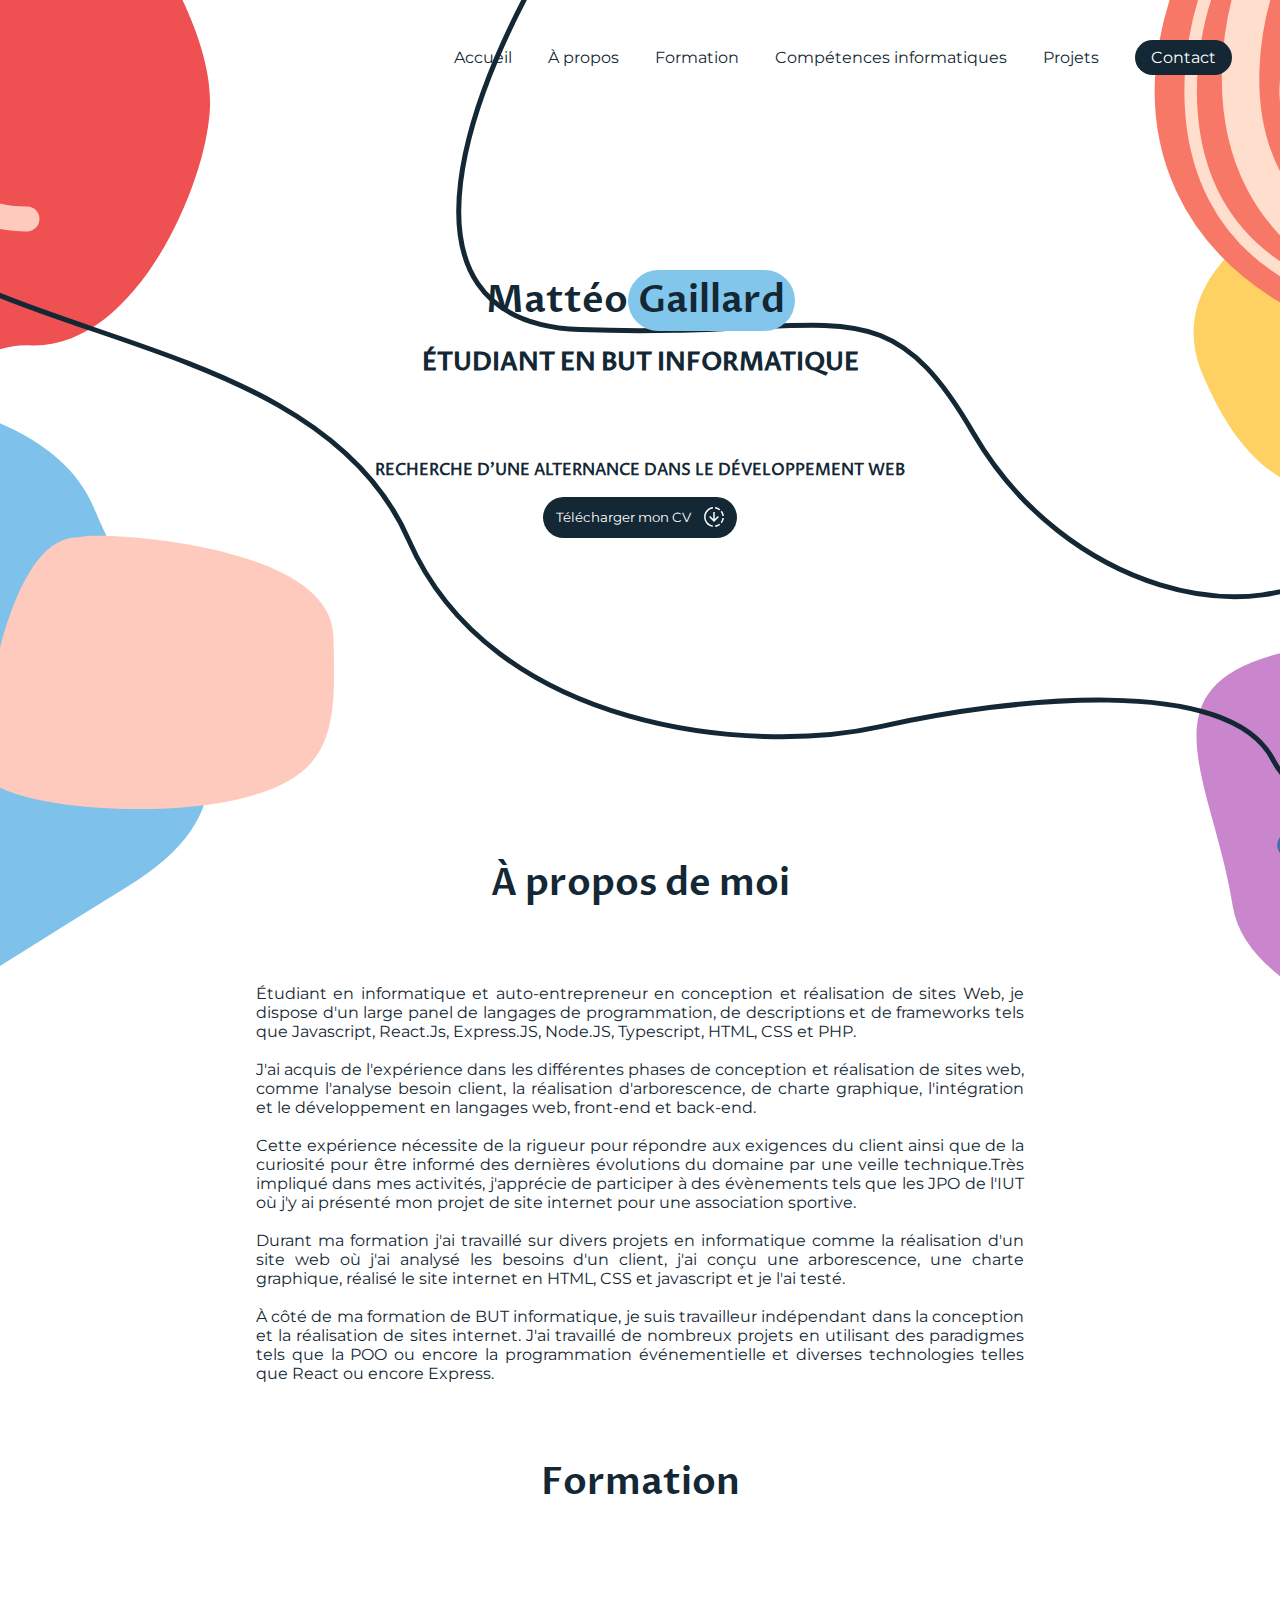
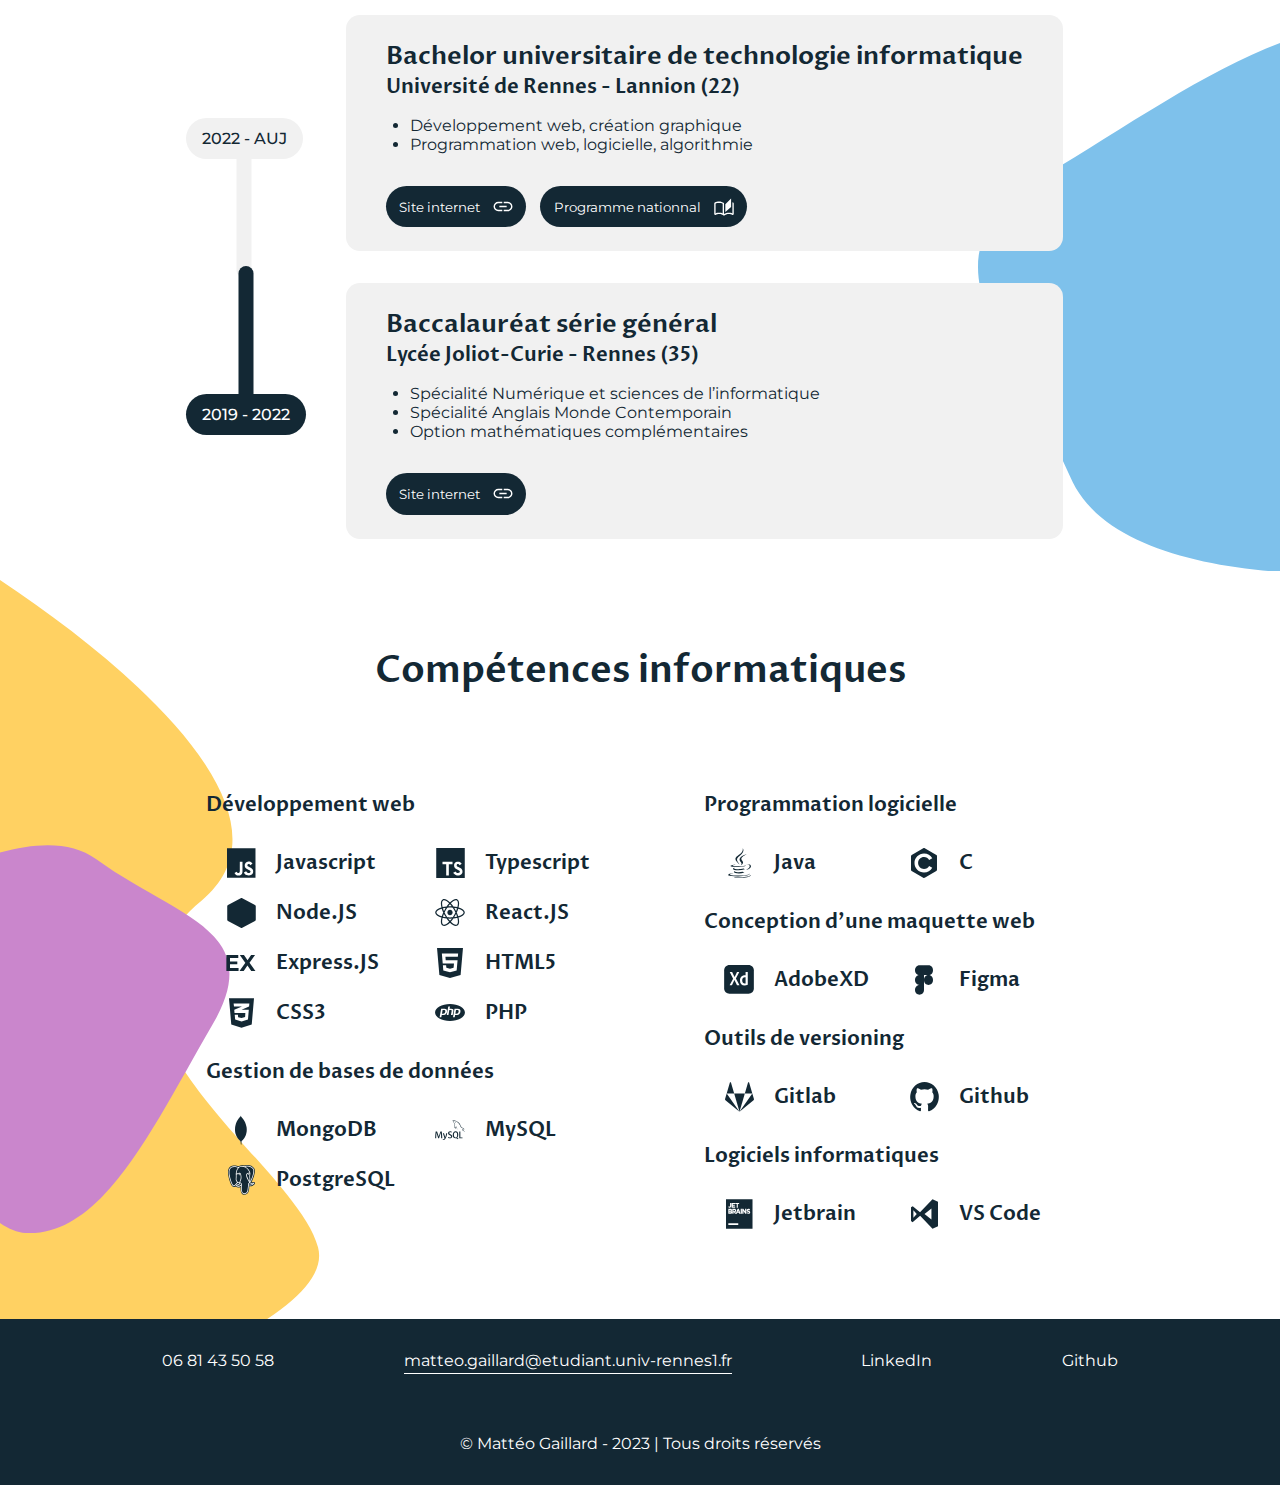
<file: index.html>
<!doctype html>
<html lang="fr">
<head>
    <meta charset="UTF-8">
    <meta name="viewport"
          content="width=device-width, user-scalable=no, initial-scale=1.0, maximum-scale=1.0, minimum-scale=1.0">
    <meta http-equiv="X-UA-Compatible" content="ie=edge">

    <link rel="stylesheet" href="assets/style/main.css" type="text/css">

    <title>Accueil - Mattéo Gaillard</title>
</head>
<body>

    <header>
        <button id="responsive-button">
            Navigation
        </button>
        <nav aria-label="header navbar">
            <button id="close-nav">&times;</button>
            <ul>
                <li>
                    <a href="#">Accueil</a>
                </li>
                <li>
                    <a href="#a-propos">À propos</a>
                </li>
                <li>
                    <a href="#formation">Formation</a>
                </li>
                <li>
                    <a href="#competences">Compétences informatiques</a>
                </li>
                <li>
                    <a href="projects.html">Projets</a>
                </li>
                <li>
                    <a href="#contact">Contact</a>
                </li>
            </ul>
        </nav>
    </header>

    <main id="home">
        <div class="header">
            <div class="shapes"></div>
            <div class="center">
                <h1>Mattéo<span class="highlight">Gaillard</span></h1>
                <h2>ÉTUDIANT EN BUT INFORMATIQUE</h2>

                <aside aria-label="download cv">
                    <h4>RECHERCHE D'UNE ALTERNANCE DANS LE DÉVELOPPEMENT WEB</h4>
                    <a href="assets/attachments/mon_cv.pdf" download="matteo_gaillard_cv">
                        <button tabindex="-1">
                            Télécharger mon CV
                            <span class="icon download"></span>
                        </button>
                    </a>
                </aside>
            </div>
        </div>

        <article id="a-propos">
            <h1>À propos de moi</h1>
            <p>
                Étudiant en informatique et auto-entrepreneur en conception et réalisation de sites Web, je dispose d'un large panel de langages de programmation, de descriptions et de frameworks tels que Javascript, React.Js, Express.JS, Node.JS, Typescript, HTML, CSS et PHP.
                <br/><br/>
                J'ai acquis de l'expérience dans les différentes phases de conception et réalisation de sites web, comme l'analyse besoin client, la réalisation d'arborescence, de charte graphique, l'intégration et le développement en langages web, front-end et back-end.
                <br/><br/>
                Cette expérience nécessite de la rigueur pour répondre aux exigences du client ainsi que de la curiosité pour être informé des dernières évolutions du domaine par une veille technique.Très impliqué dans mes activités, j'apprécie de participer à des évènements tels que les JPO de l'IUT où j'y ai présenté mon projet de site internet pour une association sportive.
                <br/><br/>
                Durant ma formation j'ai travaillé sur divers projets en informatique comme la réalisation d'un site web où j'ai analysé les besoins d'un client, j'ai conçu une arborescence, une charte graphique, réalisé le site internet en HTML, CSS et javascript et je l'ai testé.
                <br/><br/>
                À côté de ma formation de BUT informatique, je suis travailleur indépendant dans la conception et la réalisation de sites internet. J'ai travaillé de nombreux projets en utilisant des paradigmes tels que la POO ou encore la programmation événementielle et diverses technologies telles que React ou encore Express.
            </p>
        </article>

        <section id="formation">
            <div class="shapes"></div>
            <h1>Formation</h1>

            <section>
                <div class="periods">
                    <div class="date">
                        2022 - AUJ
                    </div>
                    <div class="date completed">
                        2019 - 2022
                    </div>
                </div>

                <section>
                    <article>
                        <h5>2022 - AUJ</h5>
                        <h2>Bachelor universitaire de technologie informatique</h2>
                        <h3>Université de Rennes - Lannion (22)</h3>

                        <ul>
                            <li>Développement web, création graphique</li>
                            <li>Programmation web, logicielle, algorithmie</li>
                        </ul>

                        <a href="https://iut-lannion.univ-rennes.fr/">
                            <button>
                                Site internet
                                <span class="icon link"></span>
                            </button>
                        </a>

                        <a href="assets/attachments/programme_nationnal.pdf" download="programme_national">
                            <button>
                                Programme nationnal
                                <span class="icon book"></span>
                            </button>
                        </a>
                    </article>

                    <article>
                        <h5>2019 - 2022</h5>
                        <h2>Baccalauréat série général</h2>
                        <h3>Lycée Joliot-Curie - Rennes (35)</h3>

                        <ul>
                            <li>Spécialité Numérique et sciences de l’informatique</li>
                            <li>Spécialité Anglais Monde Contemporain</li>
                            <li>Option mathématiques complémentaires</li>
                        </ul>

                        <a href="https://lycee-joliot-curie-rennes.fr/">
                            <button>
                                Site internet
                                <span class="icon link"></span>
                            </button>
                        </a>
                    </article>
                </section>
            </section>
        </section>

        <section id="competences">
            <div class="shapes"></div>
            <h1>Compétences informatiques</h1>

            <section>
                <section>
                    <section>
                        <h3>Développement web</h3>
                        <ul>
                            <li><span class="icon javascript"></span> Javascript</li>
                            <li><span class="icon typescript"></span> Typescript</li>
                            <li><span class="icon nodejs"></span> Node.JS</li>
                            <li><span class="icon reactjs"></span> React.JS</li>

                            <li><span class="icon expressjs"></span> Express.JS</li>
                            <li><span class="icon html"></span> HTML5</li>
                            <li><span class="icon css"></span> CSS3</li>
                            <li><span class="icon php"></span> PHP</li>
                        </ul>
                    </section>
                    <section>
                        <h3>Gestion de bases de données</h3>
                        <ul>
                            <li><span class="icon mongodb"></span> MongoDB</li>
                            <li><span class="icon mysql"></span> MySQL</li>
                            <li><span class="icon postegresql"></span> PostgreSQL</li>
                        </ul>
                    </section>
                </section>
                <section>
                    <section>
                        <h3>Programmation logicielle</h3>
                        <ul>
                            <li><span class="icon java"></span> Java</li>
                            <li><span class="icon c"></span> C</li>
                        </ul>
                    </section>
                    <section>
                        <h3>Conception d'une maquette web</h3>
                        <ul>
                            <li><span class="icon adobexd"></span> AdobeXD</li>
                            <li><span class="icon figma"></span> Figma</li>
                        </ul>
                    </section>
                    <section>
                        <h3>Outils de versioning</h3>
                        <ul>
                            <li><span class="icon gitlab"></span> Gitlab</li>
                            <li><span class="icon github"></span> Github</li>
                        </ul>
                    </section>
                    <section>
                        <h3>Logiciels informatiques</h3>
                        <ul>
                            <li><span class="icon jetbrain"></span> Jetbrain</li>
                            <li><span class="icon vscode"></span> VS Code</li>
                        </ul>
                    </section>
                </section>
            </section>
        </section>

        <aside aria-label="contact field" id="contact">
            <nav aria-label="networks and contact">
                <ul>
                    <li>
                        <a href="tel:0681435058">06 81 43 50 58</a>
                    </li>
                    <li>
                        <a href="mailto:matteo.gaillard@etudiant.univ-rennes1.fr">matteo.gaillard@etudiant.univ-rennes1.fr</a>
                    </li>
                    <li>
                        <a href="https://www.linkedin.com/in/matt%C3%A9o-gaillard">LinkedIn</a>
                    </li>
                    <li>
                        <a href="https://github.com/Matteo0810">Github</a>
                    </li>
                </ul>
            </nav>
        </aside>
    </main>

    <footer>
        &copy; Mattéo Gaillard - 2023 | Tous droits réservés
    </footer>

    <script defer src="assets/scripts/main.js"></script>

</body>
</html>
</file>
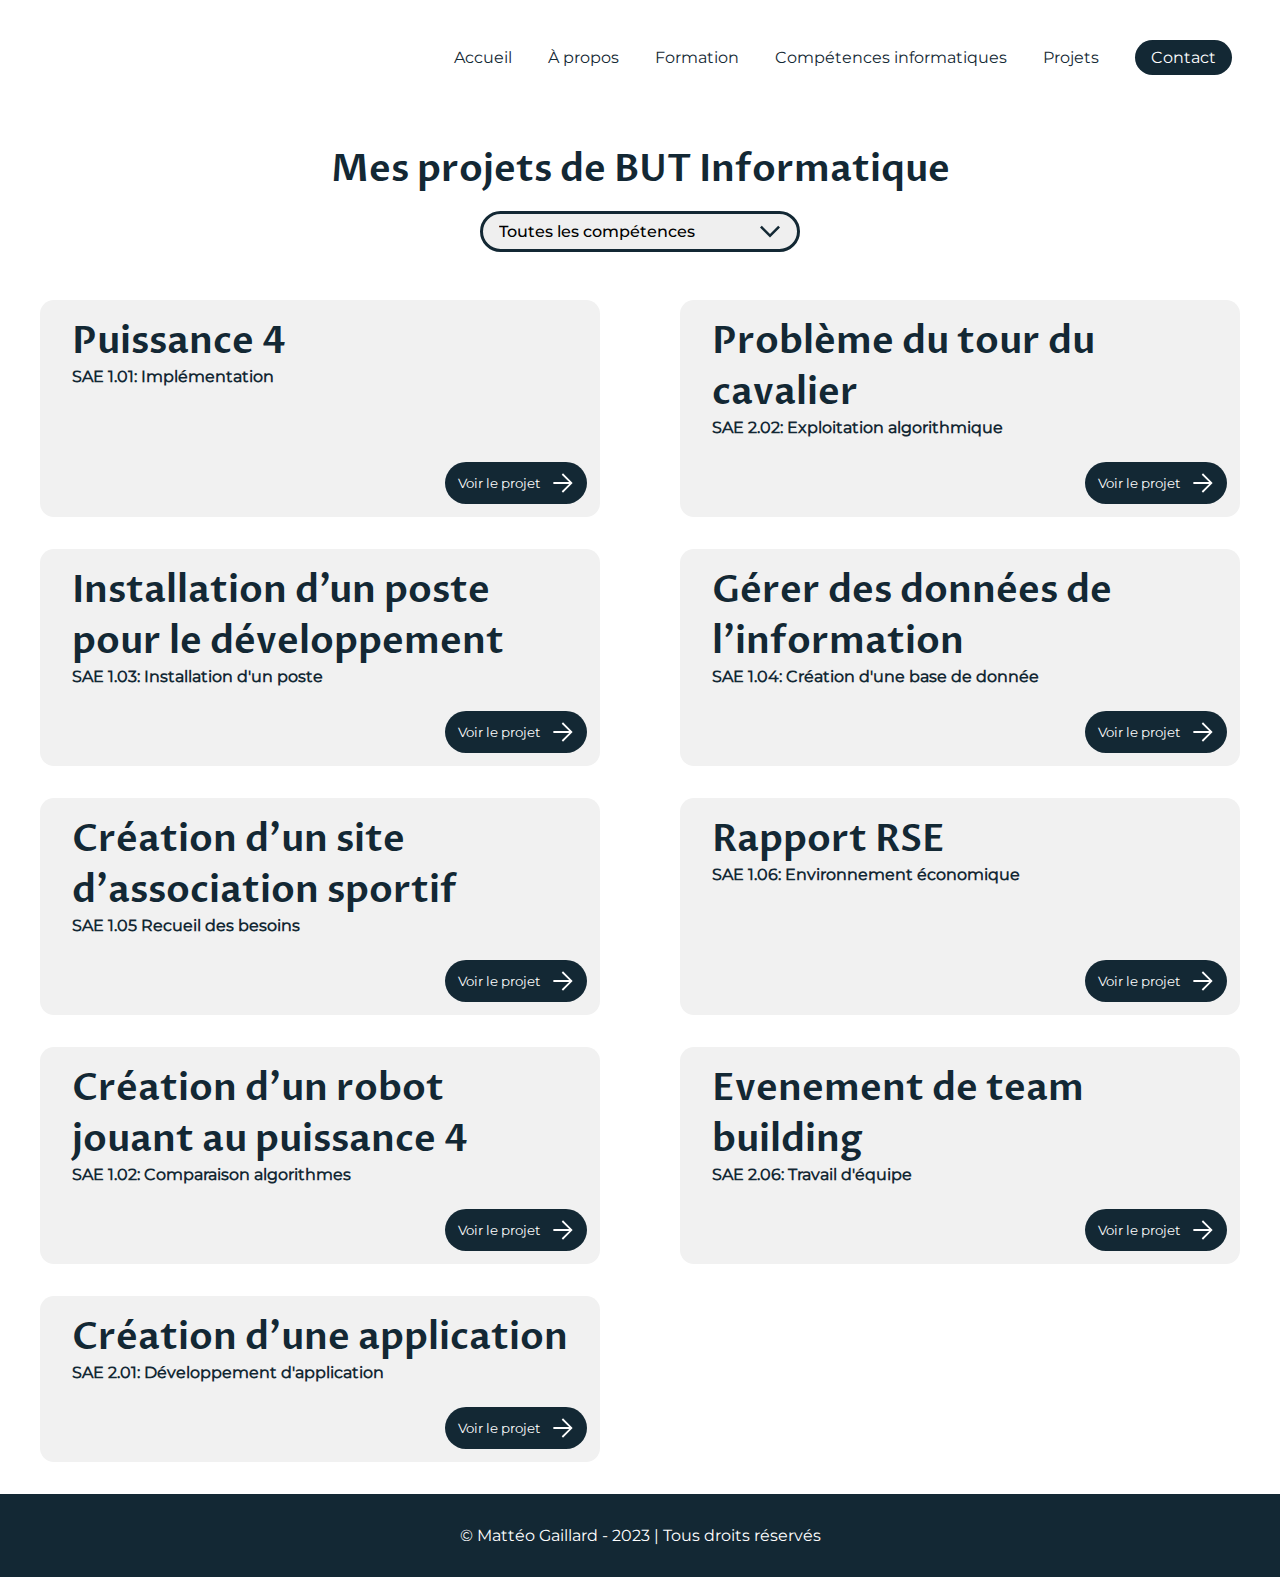
<file: projects.html>
<!doctype html>
<html lang="fr">
<head>
    <meta charset="UTF-8">
    <meta name="viewport"
          content="width=device-width, user-scalable=no, initial-scale=1.0, maximum-scale=1.0, minimum-scale=1.0">
    <meta http-equiv="X-UA-Compatible" content="ie=edge">

    <link rel="stylesheet" href="assets/style/main.css" type="text/css">

    <title>Projets - Mattéo Gaillard</title>
</head>
<body>

    <header>
        <button id="responsive-button">
            Navigation
        </button>
        <nav aria-label="header navbar">
            <button id="close-nav">&times;</button>
            <ul>
                <li>
                    <a href="index.html">Accueil</a>
                </li>
                <li>
                    <a href="index.html#a-propos">À propos</a>
                </li>
                <li>
                    <a href="index.html#formation">Formation</a>
                </li>
                <li>
                    <a href="index.html#competences">Compétences informatiques</a>
                </li>
                <li>
                    <a href="projects.html">Projets</a>
                </li>
                <li>
                    <a href="index.html#contact">Contact</a>
                </li>
            </ul>
        </nav>
    </header>

    <main id="projects">
        <div class="header">
            <h1>Mes projets de BUT Informatique</h1>

            <label for="skills">
                <select id="skills">
                    <option value="all">Toutes les compétences</option>
                    <option value="1">1 - Réaliser un développement d'application</option>
                    <option value="2">2 - Optimiser des applications informatiques</option>
                    <option value="3">3 - Administrer des systèmes informatiques communicants</option>
                    <option value="4">4 - Gérer des données de l'information</option>
                    <option value="5">5 - Conduire un projet</option>
                    <option value="6">6 - Travailler dans une équipe informatique</option>
                </select>
                <span class="icon arrow-down"></span>
            </label>
        </div>

        <section id="project-list"></section>
    </main>

    <footer>
        &copy; Mattéo Gaillard - 2023 | Tous droits réservés
    </footer>

    <script src="assets/scripts/main.js"></script>
    <script defer src="assets/scripts/utils.js"></script>
    <script defer src="assets/scripts/projects_index.js"></script>
    <script defer src="assets/scripts/projects_details.js"></script>
    <script defer src="assets/scripts/projects_filter.js"></script>

</body>
</html>
</file>
<file: assets/style/main.css>
*, *::before, *::after {
  padding: 0;
  margin: 0;
  -webkit-box-sizing: border-box;
          box-sizing: border-box;
}

html {
  scroll-behavior: smooth;
}

@font-face {
  font-family: "montserrat-medium";
  src: url("../fonts/montserrat-medium.ttf");
}
@font-face {
  font-family: "montserrat-regular";
  src: url("../fonts/montserrat-regular.ttf");
}
@font-face {
  font-family: "prozalibre-medium";
  src: url("../fonts/prozalibre-medium.ttf");
}
@font-face {
  font-family: "prozalibre-regular";
  src: url("../fonts/prozalibre-regular.ttf");
}
@font-face {
  font-family: "prozalibre-semibold";
  src: url("../fonts/prozalibre-semibold.ttf");
}
.icon {
  display: block;
  width: 20px;
  height: 20px;
  background-size: contain;
  background-repeat: no-repeat;
  background-position: center;
}

.icon.download {
  background-image: url("../icons/download.svg");
}

.icon.book {
  background-image: url("../icons/book.svg");
}

.icon.link {
  background-image: url("../icons/link.svg");
}

.icon.arrow-right {
  background-image: url("../icons/arrow-right.svg");
}

.icon.javascript {
  background-image: url("../icons/javascript.svg");
}

.icon.typescript {
  background-image: url("../icons/typescript.svg");
}

.icon.nodejs {
  background-image: url("../icons/nodejs.svg");
}

.icon.reactjs {
  background-image: url("../icons/reactjs.svg");
}

.icon.expressjs {
  background-image: url("../icons/expressjs.svg");
}

.icon.html {
  background-image: url("../icons/html.svg");
}

.icon.css {
  background-image: url("../icons/css.svg");
}

.icon.php {
  background-image: url("../icons/php.svg");
}

.icon.mongodb {
  background-image: url("../icons/mongodb.svg");
}

.icon.mysql {
  background-image: url("../icons/mysql.svg");
}

.icon.postegresql {
  background-image: url("../icons/postegresql.svg");
}

.icon.java {
  background-image: url("../icons/java.svg");
}

.icon.c {
  background-image: url("../icons/c.svg");
}

.icon.adobexd {
  background-image: url("../icons/adobexd.svg");
}

.icon.figma {
  background-image: url("../icons/figma.svg");
}

.icon.gitlab {
  background-image: url("../icons/gitlab.svg");
}

.icon.github {
  background-image: url("../icons/github.svg");
}

.icon.jetbrain {
  background-image: url("../icons/jetbrain.svg");
}

.icon.vscode {
  background-image: url("../icons/vscode.svg");
}

.icon.arrow-down {
  background-image: url("../icons/arrow-down.svg");
}

.icon.arrow-right {
  background-image: url("../icons/arrow-right.svg");
}

.icon.times {
  background-image: url("../icons/times.svg");
}

.icon.download-reversed {
  background-image: url("../icons/download-reversed.svg");
}

html, body {
  color: #132834;
  font-size: 1em;
  font-family: "montserrat-regular", sans-serif;
}

h1, h2, h3, h4 {
  font-family: "prozalibre-semibold", sans-serif;
}

h1 {
  font-size: 2.3333333333em;
}

h2 {
  font-size: 1.5625em;
}

h3 {
  font-size: 1.25em;
}

h4 {
  font-size: 1em;
}

a {
  text-decoration: none;
}

button {
  padding: 0.8em 1em;
  font-family: "montserrat-regular", sans-serif;
  cursor: pointer;
  border: unset;
  border-radius: 100px;
  background-color: #132834;
  color: white;
  display: -webkit-box;
  display: -ms-flexbox;
  display: flex;
  -webkit-box-align: center;
      -ms-flex-align: center;
          align-items: center;
}
button > .icon {
  margin-left: 1em;
}

header {
  height: 6em;
}
header > #responsive-button {
  float: right;
  margin: 2em;
  display: none;
}
header #close-nav {
  display: none;
}
header > nav > ul {
  float: right;
  margin: 2em;
}
header > nav > ul > li {
  display: inline-block;
  margin: 1em;
}
header > nav > ul > li > a {
  color: #132834;
  -webkit-transition: all 0.3s ease;
  transition: all 0.3s ease;
}
header > nav > ul > li > a:hover {
  color: #456CB0;
}
header > nav > ul > li:last-of-type > a {
  background-color: #132834;
  color: white;
  padding: 0.5em 1em;
  border-radius: 100px;
}
header > nav > ul > li:last-of-type > a:hover {
  background-color: #456CB0;
}

footer {
  background-color: #132834;
  color: white;
  text-align: center;
  padding: 2em;
}

#home > .header > .shapes {
  position: absolute;
  top: 0;
  left: 0;
  width: 100%;
  height: 120%;
  z-index: -1;
  background-image: url("../shapes/top-shapes.svg");
  background-size: cover;
  background-position: center;
}
#home > .header > .shapes > svg {
  position: absolute;
  width: 100%;
}
#home > .header > .center {
  display: -ms-grid;
  display: grid;
  -webkit-box-pack: center;
      -ms-flex-pack: center;
          justify-content: center;
  -webkit-box-align: center;
      -ms-flex-align: center;
          align-items: center;
  padding: 10em 0;
  margin-bottom: 20em;
  width: 100%;
  text-align: center;
}
#home > .header > .center > h1 {
  position: relative;
  margin-bottom: 0.5em;
}
#home > .header > .center > h1 > .highlight {
  background-color: #82C6EC;
  padding: 5px 10px;
  border-radius: 100px;
}
#home > .header > .center > h2 {
  font-family: "prozalibre-medium", sans-serif;
}
#home > .header > .center > aside {
  margin-top: 5em;
}
#home > .header > .center > aside > h4 {
  font-family: "prozalibre-regular", sans-serif;
  margin-bottom: 1em;
}
#home > .header > .center > aside > a {
  margin: 0 auto;
  display: block;
  width: -webkit-fit-content;
  width: -moz-fit-content;
  width: fit-content;
}

#home > section > h1,
#home > article > h1 {
  text-align: center;
  margin: 2em;
}
#home > section > p,
#home > article > p {
  text-align: justify;
  width: 60%;
  margin: 0 auto;
}

#home > article#a-propos {
  margin-top: -10em;
}

#home > section#formation {
  position: relative;
}
#home > section#formation > .shapes {
  width: 18.9em;
  height: 33em;
  z-index: -1;
  position: absolute;
  bottom: 0;
  right: 0;
  background-image: url(../shapes/formation_shapes.svg);
  background-size: cover;
  background-position: center;
}
#home > section#formation > section {
  display: -webkit-box;
  display: -ms-flexbox;
  display: flex;
  -webkit-box-pack: center;
      -ms-flex-pack: center;
          justify-content: center;
}
#home > section#formation > section > section {
  margin-right: -8em;
}
#home > section#formation > section > section > article {
  background-color: #F1F1F1;
  border-radius: 14px;
  margin: 2em 0;
  padding: 1.5em 2.5em;
  position: relative;
}
#home > section#formation > section > section > article > h5 {
  display: none;
  position: absolute;
  top: -1em;
  left: 0;
  background-color: #132834;
  border-radius: 100px;
  color: white;
  padding: 0.5em 1em;
}
#home > section#formation > section > section > article > ul {
  margin: 1em 1.5em 2em;
}
#home > section#formation > section > section > article > a {
  display: inline-block;
}
#home > section#formation > section > section > article > a:first-of-type {
  margin-right: 10px;
}
#home > section#formation > section > .periods {
  position: relative;
}
#home > section#formation > section > .periods > .date {
  position: absolute;
  left: -10em;
  background-color: #F1F1F1;
  border-radius: 100px;
  padding: 0.7em 1em;
  font-family: "montserrat-medium", sans-serif;
}
#home > section#formation > section > .periods > .date.completed {
  background-color: #132834;
  color: white;
}
#home > section#formation > section > .periods > .date.completed::before {
  background-color: #132834;
}
#home > section#formation > section > .periods > .date:last-of-type::before {
  top: -8em;
}
#home > section#formation > section > .periods > .date::before {
  content: "";
  display: block;
  position: absolute;
  top: 0;
  left: 50%;
  -webkit-transform: translateX(-50%);
          transform: translateX(-50%);
  z-index: -1;
  width: 15px;
  height: 10em;
  background-color: #F1F1F1;
  border-radius: 14px;
}
#home > section#formation > section > .periods > .date:nth-of-type(1) {
  top: 23%;
}
#home > section#formation > section > .periods > .date:nth-of-type(2) {
  bottom: 23%;
}

#home > section#competences {
  position: relative;
}
#home > section#competences > .shapes {
  width: 20em;
  height: 55em;
  z-index: -1;
  position: absolute;
  bottom: -12em;
  left: 0;
  background-image: url(../shapes/skills_shapes.svg);
  background-size: cover;
  background-position: center;
}
#home > section#competences > section {
  margin-bottom: 5em;
  display: -webkit-box;
  display: -ms-flexbox;
  display: flex;
  -ms-flex-wrap: wrap;
      flex-wrap: wrap;
  -webkit-box-pack: center;
      -ms-flex-pack: center;
          justify-content: center;
}
#home > section#competences > section > section:first-of-type {
  margin-right: 5em;
}
#home > section#competences > section > section > section > h3 {
  margin: 1em 0;
}
#home > section#competences > section > section > section > ul {
  list-style: none;
  display: -ms-grid;
  display: grid;
  -webkit-box-pack: justify;
      -ms-flex-pack: justify;
          justify-content: space-between;
  -ms-grid-columns: 1fr 1fr;
  grid-template-columns: 1fr 1fr;
}
#home > section#competences > section > section > section > ul > li {
  font-family: "prozalibre-semibold", sans-serif;
  font-size: 1.25em;
  display: -webkit-box;
  display: -ms-flexbox;
  display: flex;
  -webkit-box-align: center;
      -ms-flex-align: center;
          align-items: center;
  margin: 0.5em 1em;
}
#home > section#competences > section > section > section > ul > li > .icon {
  margin-right: 1em;
  width: 30px;
  height: 30px;
}

#home > aside#contact {
  background-color: #132834;
}
#home > aside#contact > nav {
  padding: 2em;
}
#home > aside#contact > nav > ul {
  list-style: none;
  display: -webkit-box;
  display: -ms-flexbox;
  display: flex;
  -webkit-box-align: center;
      -ms-flex-align: center;
          align-items: center;
  -webkit-box-pack: space-evenly;
      -ms-flex-pack: space-evenly;
          justify-content: space-evenly;
}
#home > aside#contact > nav > ul > li:nth-child(2) > a {
  border-bottom: 1px solid white;
  padding-bottom: 0.2em;
}
#home > aside#contact > nav > ul > li:nth-child(2) > a:hover {
  border-color: #82C6EC;
}
#home > aside#contact > nav > ul > li > a {
  color: white;
  -webkit-transition: all 0.3s ease;
  transition: all 0.3s ease;
}
#home > aside#contact > nav > ul > li > a:hover {
  color: #82C6EC;
}

.tmp-animation-element {
  position: absolute;
  z-index: 99;
  top: 0;
  left: 0;
  background-color: #132834;
  border-top-right-radius: 100%;
  border-bottom-right-radius: 100%;
  width: 500vh;
  height: 500vh;
}
.tmp-animation-element.open {
  -webkit-animation: tmp-animation-open 2s forwards;
          animation: tmp-animation-open 2s forwards;
}
.tmp-animation-element.close {
  -webkit-animation: tmp-animation-close 1s forwards;
          animation: tmp-animation-close 1s forwards;
}
@-webkit-keyframes tmp-animation-open {
  from {
    width: 0;
    height: 0;
  }
  to {
    width: 500vh;
    height: 500vh;
  }
}
@keyframes tmp-animation-open {
  from {
    width: 0;
    height: 0;
  }
  to {
    width: 500vh;
    height: 500vh;
  }
}
@-webkit-keyframes tmp-animation-close {
  from {
    width: 500vh;
    height: 500vh;
  }
  to {
    width: 0;
    height: 0;
  }
}
@keyframes tmp-animation-close {
  from {
    width: 500vh;
    height: 500vh;
  }
  to {
    width: 0;
    height: 0;
  }
}

#project-details {
  background-color: #132834;
  width: 100%;
  position: fixed;
  overflow-y: scroll;
  overflow-x: hidden;
  top: 0;
  bottom: 0;
  z-index: 99;
}
#project-details > .close {
  position: absolute;
  top: 4em;
  right: 4em;
  border: 1px solid white;
  padding: 1em 1em;
}
#project-details > .close > .icon {
  margin-left: unset;
}
#project-details > * {
  color: white;
}
#project-details > div {
  display: -webkit-box;
  display: -ms-flexbox;
  display: flex;
  -webkit-box-pack: center;
      -ms-flex-pack: center;
          justify-content: center;
  margin: 11em 4em 3em;
  -webkit-animation: appear 0.3s forwards;
          animation: appear 0.3s forwards;
}
#project-details > div > article {
  margin-right: 3em;
}
#project-details > div > article > h1 {
  font-size: 3.125em;
}
#project-details > div > article > h2 {
  font-size: 2em;
}
#project-details > div > article > h3 {
  font-size: 1.5625em;
  margin: 1em 0;
}
#project-details > div > article > ul {
  list-style: none;
}
#project-details > div > article > ul:last-of-type {
  display: -webkit-box;
  display: -ms-flexbox;
  display: flex;
  -ms-flex-wrap: wrap;
      flex-wrap: wrap;
}
#project-details > div > article > ul:last-of-type > li {
  margin: 0.5em;
}
#project-details > div > article > ul > li > span {
  font-family: "montserrat-medium", sans-serif;
}
#project-details > div > article > ul > li > a > button {
  background-color: white;
  color: #132834;
}
#project-details > div > div img {
  -o-object-fit: cover;
     object-fit: cover;
  border-radius: 14px;
}
#project-details > div > div > figure > img {
  width: 35em;
  height: 22em;
  -o-object-fit: contain;
     object-fit: contain;
  border: 1px solid white;
}
#project-details > div > div > figure > figcaption {
  margin-top: 0.5em;
  text-align: center;
}
#project-details > div > div > div {
  margin-top: 1em;
}
#project-details > div > div > div > img {
  width: 7em;
  height: 5em;
  cursor: pointer;
  -webkit-transition: all 0.3s ease;
  transition: all 0.3s ease;
}
#project-details > div > div > div > img:hover {
  opacity: 80%;
}
#project-details > div > div > div > img:not(:last-of-type) {
  margin-right: 1em;
}
@-webkit-keyframes appear {
  from {
    opacity: 0;
  }
  to {
    opacity: 1;
  }
}
@keyframes appear {
  from {
    opacity: 0;
  }
  to {
    opacity: 1;
  }
}

#projects > .header {
  display: -ms-grid;
  display: grid;
  -webkit-box-pack: center;
      -ms-flex-pack: center;
          justify-content: center;
  width: 100%;
  margin-top: 3em;
  margin-bottom: 2em;
}
#projects > .header > h1 {
  text-align: center;
}
#projects > .header > label {
  position: relative;
  cursor: pointer;
  margin: 1em auto auto;
}
#projects > .header > label > select {
  border: 3px solid #132834;
  border-radius: 100px;
  font-family: "montserrat-medium", sans-serif;
  font-size: 1em;
  padding: 0.5em 1em;
  -webkit-appearance: none;
     -moz-appearance: none;
          appearance: none;
  width: 20em;
  cursor: pointer;
}
#projects > .header > label > select:focus {
  outline: none;
}
#projects > .header > label > .icon {
  position: absolute;
  top: 50%;
  -webkit-transform: translateY(-50%);
          transform: translateY(-50%);
  right: 20px;
}
#projects > section {
  display: -ms-grid;
  display: grid;
  -ms-grid-columns: 1fr 1fr;
  grid-template-columns: 1fr 1fr;
  justify-items: center;
  margin-bottom: 1em;
}
#projects > section > article {
  background-color: #F1F1F1;
  border-radius: 14px;
  position: relative;
  margin: 1em;
  width: 35em;
  padding: 1em 2em 4em;
}
#projects > section > article > h4 {
  font-family: "montserrat-regular", sans-serif;
  margin-bottom: 1em;
}
#projects > section > article > button {
  position: absolute;
  right: 1em;
  bottom: 1em;
}

@media screen and (max-width: 1175px) {
  #projects > section > article {
    width: 28em;
  }
}
@media screen and (max-width: 954px) {
  #projects > section {
    -ms-grid-columns: 1fr;
    grid-template-columns: 1fr;
  }
  #projects > section > article {
    width: 70%;
  }
}
@media screen and (max-width: 944px) {
  #formation > section > section > article {
    width: 35em;
  }
}
@media screen and (max-width: 933px) {
  #project-details > div {
    -ms-flex-wrap: wrap !important;
        flex-wrap: wrap !important;
    -webkit-box-orient: vertical !important;
    -webkit-box-direction: reverse !important;
        -ms-flex-direction: column-reverse !important;
            flex-direction: column-reverse !important;
  }
  #project-details > div > .carousel {
    margin-bottom: 3em;
  }
  #project-details > div > .carousel > img {
    width: 100%;
    height: 27em;
  }
}
@media screen and (max-width: 867px) {
  #home > section#competences > section > section:first-of-type {
    margin-right: unset;
  }
}
@media screen and (max-width: 774px) {
  #formation > section > section > article {
    width: 28em;
  }
  #formation > section > section > article > h2 {
    font-size: 1.25em;
  }
  #formation > section > section > article > h3 {
    font-size: 1em;
  }
  #formation > section > section > article > ul {
    margin: 1em 0 !important;
  }
}
@media screen and (max-width: 872px) {
  header > #responsive-button, header #close-nav {
    display: block;
  }
  header #close-nav {
    position: absolute;
    top: 2em;
    right: 2em;
    padding: 0.7em 1em;
  }
  header > nav {
    top: -30em;
    position: absolute;
    -webkit-transition: all 0.3s ease;
    transition: all 0.3s ease;
  }
  header > nav.toggled {
    top: 0;
    background-color: white;
    position: fixed;
    width: 100%;
    height: 100vh;
    z-index: 99999;
  }
  header > nav.toggled > ul {
    text-align: center;
    width: 100%;
    margin: 7em auto;
  }
  header > nav.toggled > ul > li {
    margin: 2em 0;
    display: block;
  }
}
@media screen and (max-width: 740px) {
  aside#contact > nav > ul {
    display: -ms-grid !important;
    display: grid !important;
    -webkit-box-align: center !important;
        -ms-flex-align: center !important;
            align-items: center !important;
    justify-items: center !important;
  }
  aside#contact > nav > ul > li {
    margin: 1em 0;
    text-align: center;
  }
}
@media screen and (max-width: 649px) {
  #formation > section > .periods {
    display: none;
  }
  #formation > section > section {
    margin-right: unset !important;
  }
  #formation > section > section > article {
    width: 100%;
  }
  #formation > section > section > article > h5 {
    display: block !important;
  }
}
@media screen and (max-width: 477px) {
  #project-details > div {
    margin: 11em 1em;
  }
  #project-details > div > .carousel > figure > img {
    height: 13em;
    width: 21em;
  }
}
@media screen and (max-width: 444px) {
  #formation > section > section > article > a:first-of-type {
    margin-bottom: 0.5em;
  }
}
</file>
